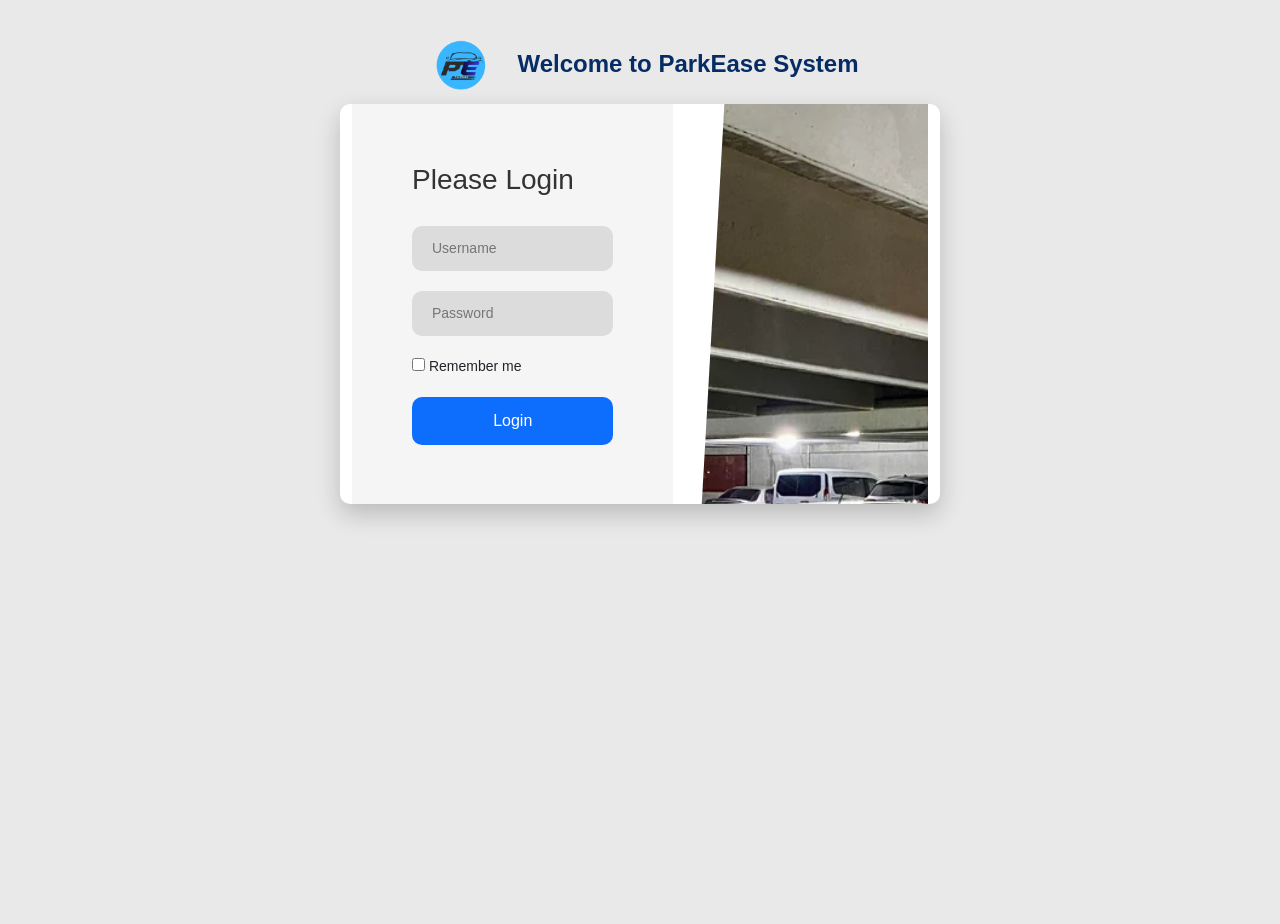
<file: index.html>
<!doctype html>
<html lang="en">
  <head>
    <meta charset="UTF-8" />
    <meta name="viewport" content="width=device-width, initial-scale=1.0" />
    <title>Login-Parkease</title>

    <!-- Displays the system logo in the browser tab (favicon) -->
    <link rel="icon" type="image/png" href="images/logo.png" />

    <!-- Bootstrap CSS for styling and responsive layout -->
    <link
      href="https://cdn.jsdelivr.net/npm/bootstrap@5.0.2/dist/css/bootstrap.min.css"
      rel="stylesheet"
    />

    <!-- External CSS file for custom styles of the login page -->
    <link rel="stylesheet" href="style/index.css" />
  </head>

  <body>
    <div class="logo d-flex align-items-center mt-4 gap-3">
      <img src="images/logo.png" width="80" />

      <div>
        <h4 class="mb-0 fw-bold text-primary-emphasis">
          Welcome to ParkEase System
        </h4>
      </div>
    </div>

    <!-- Main container that holds the login form and image section -->
    <div class="container">
      <!-- Section containing the login form -->
      <div class="login-section">
        <!-- Login instruction heading -->
        <h3>Please Login</h3>

        <!-- Login form -->
        <form>
          <!-- Username input field -->
          <div class="input-box">
            <input type="text" placeholder="Username" required />
          </div>

          <!-- Password input field -->
          <div class="input-box">
            <input type="password" placeholder="Password" required />
          </div>

          <!-- Checkbox to remember the user's login -->
          <div class="remember"><input type="checkbox" /> Remember me</div>

          <!-- Login button that redirects the user to the dashboard -->
          <a href="Dashboard.html" class="btn btn-primary">Login</a>
        </form>
      </div>

      <!-- Section for displaying a decorative or informational image -->
      <div class="image-section"></div>
    </div>
  </body>
</html>
</file>
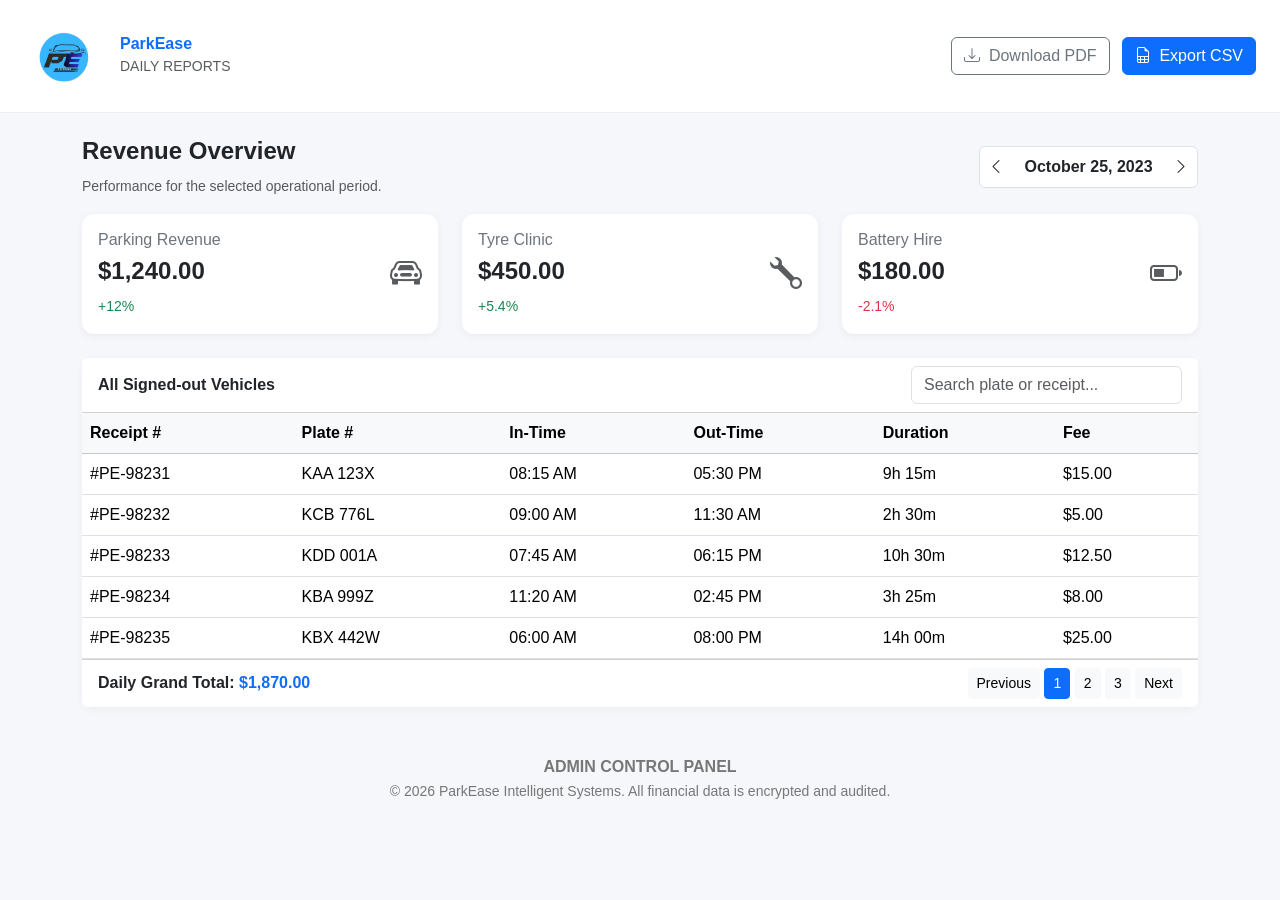
<file: report.html>
<!doctype html>
<html lang="en">
  <head>
    <meta charset="UTF-8" />
    <title>Daily Reports ParkEase</title>
    <meta name="viewport" content="width=device-width, initial-scale=1" />

    <!-- Logo in browser tab -->
    <link rel="icon" type="image/png" href="images/logo.png" />

    <!-- Bootstrap -->
    <link
      href="https://cdn.jsdelivr.net/npm/bootstrap@5.3.2/dist/css/bootstrap.min.css"
      rel="stylesheet"
    />

    <!-- Bootstrap Icons -->
    <link
      href="https://cdn.jsdelivr.net/npm/bootstrap-icons@1.11.3/font/bootstrap-icons.css"
      rel="stylesheet"
    />
    <link rel="stylesheet" href="style/report.css" />
  </head>
  <body>
    <!-- Header section -->
    <nav class="navbar bg-white px-4 py-3 d-flex justify-content-between">
      <div class="d-flex align-items-center gap-3">
        <img src="images/logo.png" width="80" />

        <div>
          <h6 class="mb-0 fw-bold text-primary">ParkEase</h6>
          <small class="text-muted">DAILY REPORTS</small>
        </div>
      </div>

      <div>
        <button class="btn btn-outline-secondary me-2">
          <i class="bi bi-download me-1"></i> Download PDF
        </button>

        <button class="btn btn-primary">
          <i class="bi bi-file-earmark-spreadsheet me-1"></i> Export CSV
        </button>
      </div>
    </nav>

    <div class="container my-4">
      <!-- Revenue Overview -->
      <div class="d-flex justify-content-between align-items-center mb-3">
        <div>
          <h4 class="fw-bold">Revenue Overview</h4>
          <small class="text-muted"
            >Performance for the selected operational period.</small
          >
        </div>

        <div class="border rounded p-2 bg-white">
          <i class="bi bi-chevron-left"></i>

          <span class="mx-3 fw-bold">October 25, 2023</span>

          <i class="bi bi-chevron-right"></i>
        </div>
      </div>

      <!-- Revenue Cards -->
      <div class="row g-4 mb-4">
        <div class="col-md-4">
          <div class="card metric-card">
            <div
              class="card-body d-flex justify-content-between align-items-center"
            >
              <div>
                <h6>Parking Revenue</h6>
                <h4>$1,240.00</h4>
                <small class="text-success">+12%</small>
              </div>

              <i class="bi bi-car-front fs-2 text-muted"></i>
            </div>
          </div>
        </div>

        <div class="col-md-4">
          <div class="card metric-card">
            <div
              class="card-body d-flex justify-content-between align-items-center"
            >
              <div>
                <h6>Tyre Clinic</h6>
                <h4>$450.00</h4>
                <small class="text-success">+5.4%</small>
              </div>

              <i class="bi bi-wrench fs-2 text-muted"></i>
            </div>
          </div>
        </div>

        <div class="col-md-4">
          <div class="card metric-card">
            <div
              class="card-body d-flex justify-content-between align-items-center"
            >
              <div>
                <h6>Battery Hire</h6>
                <h4>$180.00</h4>
                <small class="text-danger">-2.1%</small>
              </div>

              <i class="bi bi-battery-half fs-2 text-muted"></i>
            </div>
          </div>
        </div>
      </div>

      <!-- Signed-out Vehicles Table -->

      <div class="card">
        <div
          class="card-header bg-white d-flex justify-content-between align-items-center"
        >
          <strong>All Signed-out Vehicles</strong>

          <input
            type="text"
            class="form-control w-25"
            placeholder="Search plate or receipt..."
          />
        </div>

        <div class="table-responsive">
          <table class="table table-hover mb-0">
            <thead class="table-light">
              <tr>
                <th>Receipt #</th>
                <th>Plate #</th>
                <th>In-Time</th>
                <th>Out-Time</th>
                <th>Duration</th>
                <th>Fee</th>
              </tr>
            </thead>

            <tbody>
              <tr>
                <td>#PE-98231</td>
                <td>KAA 123X</td>
                <td>08:15 AM</td>
                <td>05:30 PM</td>
                <td>9h 15m</td>
                <td>$15.00</td>
              </tr>

              <tr>
                <td>#PE-98232</td>
                <td>KCB 776L</td>
                <td>09:00 AM</td>
                <td>11:30 AM</td>
                <td>2h 30m</td>
                <td>$5.00</td>
              </tr>

              <tr>
                <td>#PE-98233</td>
                <td>KDD 001A</td>
                <td>07:45 AM</td>
                <td>06:15 PM</td>
                <td>10h 30m</td>
                <td>$12.50</td>
              </tr>

              <tr>
                <td>#PE-98234</td>
                <td>KBA 999Z</td>
                <td>11:20 AM</td>
                <td>02:45 PM</td>
                <td>3h 25m</td>
                <td>$8.00</td>
              </tr>

              <tr>
                <td>#PE-98235</td>
                <td>KBX 442W</td>
                <td>06:00 AM</td>
                <td>08:00 PM</td>
                <td>14h 00m</td>
                <td>$25.00</td>
              </tr>
            </tbody>
          </table>
        </div>

        <!-- Table footer -->

        <div
          class="card-footer bg-white d-flex justify-content-between align-items-center"
        >
          <div>
            <strong>Daily Grand Total:</strong>
            <span class="text-primary fw-bold">$1,870.00</span>
          </div>

          <div>
            <button class="btn btn-sm btn-light">Previous</button>

            <button class="btn btn-sm btn-primary">1</button>
            <button class="btn btn-sm btn-light">2</button>
            <button class="btn btn-sm btn-light">3</button>

            <button class="btn btn-sm btn-light">Next</button>
          </div>
        </div>
      </div>
    </div>

    <!-- Footer -->

    <footer class="text-center mt-5">
      <strong>ADMIN CONTROL PANEL</strong><br />

      <small
        >© 2026 ParkEase Intelligent Systems. All financial data is encrypted
        and audited.</small
      >
    </footer>
  </body>
</html>
</file>
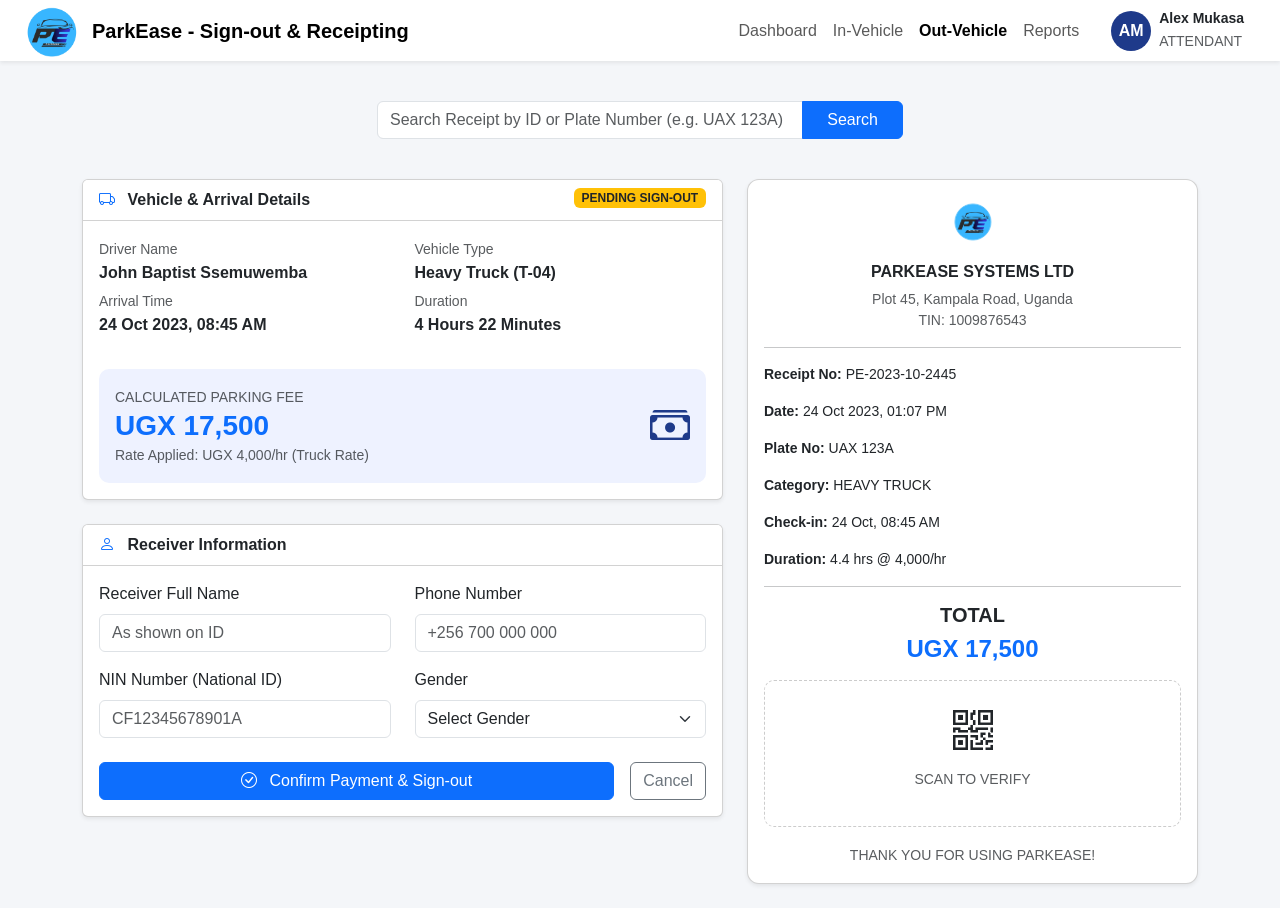
<file: sign-out.html>
<!doctype html>
<html lang="en">
  <head>
    <meta charset="UTF-8" />
    <title>Sign-out & Receipting-ParkEase</title>
    <!-- Favicon displayed in browser tab -->
    <link rel="icon" type="image/png" href="images/logo.png" />

    <!-- Include Bootstrap CSS for responsive layout and styling -->
    <link
      href="https://cdn.jsdelivr.net/npm/bootstrap@5.3.2/dist/css/bootstrap.min.css"
      rel="stylesheet"
    />

    <!-- Include Bootstrap Icons for vector icon support -->
    <link
      href="https://cdn.jsdelivr.net/npm/bootstrap-icons@1.11.3/font/bootstrap-icons.css"
      rel="stylesheet"
    />

    <!-- Link to external custom CSS for additional page styling -->
    <link rel="stylesheet" href="style/sign-out.css" />
  </head>
  <body>
    <!-- NAVIGATION BAR -->
    <nav class="navbar navbar-expand-lg navbar-light bg-white shadow-sm px-4">
      <div class="container-fluid">
        <!-- Brand logo and title -->
        <a class="navbar-brand fw-bold d-flex align-items-center" href="#">
          <div class="logo-box me-4">
            <img src="images/logo.png" alt="" width="80" />
          </div>
          ParkEase - Sign-out & Receipting
        </a>

        <!-- Navigation links and user profile section -->
        <div class="ms-auto d-flex align-items-center">
          <ul class="navbar-nav me-4">
            <li class="nav-item">
              <a class="nav-link" href="Dashboard.html">Dashboard</a>
            </li>
            <li class="nav-item">
              <a class="nav-link" href="vehicle-register.html">In-Vehicle</a>
            </li>
            <li class="nav-item">
              <a class="nav-link active fw-semibold" href="#">Out-Vehicle</a>
            </li>
            <li class="nav-item">
              <a class="nav-link" href="report.html">Reports</a>
            </li>
          </ul>

          <!-- User profile display with initials and role -->
          <div class="d-flex align-items-center user-box">
            <div class="avatar-circle me-2">AM</div>
            <div>
              <small class="fw-semibold d-block">Alex Mukasa</small>
              <small class="text-muted">ATTENDANT</small>
            </div>
          </div>
        </div>
      </div>
    </nav>

    <!-- Main content starts -->
    <div class="container my-4">
      <!-- Search bar for look up for vehicles -->
      <div class="container">
        <div class="row justify-content-center">
          <div class="col-md-6 p-3 mb-4">
            <div class="input-group">
              <input
                type="text"
                class="form-control"
                placeholder="Search Receipt by ID or Plate Number (e.g. UAX 123A)"
              />
              <button class="btn btn-primary px-4">Search</button>
            </div>
          </div>
        </div>
      </div>

      <div class="row">
        <!-- Left section for vehicle and receiver details-->
        <div class="col-lg-7">
          <!-- Vehicle details card -->
          <div class="card shadow-sm mb-4">
            <div class="card-header bg-white fw-semibold">
              <i class="bi bi-truck me-2 text-primary"></i>
              Vehicle & Arrival Details
              <!-- Status badge indicating pending sign-out -->
              <span class="badge bg-warning text-dark float-end"
                >PENDING SIGN-OUT</span
              >
            </div>

            <div class="card-body">
              <div class="row mb-3">
                <!-- Driver information -->
                <div class="col-md-6">
                  <small class="text-muted">Driver Name</small>
                  <p class="fw-semibold mb-1">John Baptist Ssemuwemba</p>

                  <small class="text-muted">Arrival Time</small>
                  <p class="fw-semibold">24 Oct 2023, 08:45 AM</p>
                </div>

                <!-- Vehicle type and duration -->
                <div class="col-md-6">
                  <small class="text-muted">Vehicle Type</small>
                  <p class="fw-semibold mb-1">Heavy Truck (T-04)</p>

                  <small class="text-muted">Duration</small>
                  <p class="fw-semibold">4 Hours 22 Minutes</p>
                </div>
              </div>

              <!-- Fee information section -->
              <div
                class="fee-box p-3 d-flex justify-content-between align-items-center"
              >
                <div>
                  <small class="text-muted">CALCULATED PARKING FEE</small>
                  <h3 class="fw-bold text-primary mb-0">UGX 17,500</h3>
                  <small class="text-muted"
                    >Rate Applied: UGX 4,000/hr (Truck Rate)</small
                  >
                </div>
                <!-- Fee icon for visual representation -->
                <i class="bi bi-cash-stack fee-icon"></i>
              </div>
            </div>
          </div>

          <!-- Receiver information card -->
          <div class="card shadow-sm">
            <div class="card-header bg-white fw-semibold">
              <i class="bi bi-person me-2 text-primary"></i>
              Receiver Information
            </div>

            <div class="card-body">
              <!-- Form fields for receiver details -->
              <div class="row mb-3">
                <div class="col-md-6">
                  <label class="form-label">Receiver Full Name</label>
                  <input
                    type="text"
                    class="form-control"
                    placeholder="As shown on ID"
                  />
                </div>

                <div class="col-md-6">
                  <label class="form-label">Phone Number</label>
                  <input
                    type="text"
                    class="form-control"
                    placeholder="+256 700 000 000"
                  />
                </div>
              </div>

              <div class="row mb-4">
                <div class="col-md-6">
                  <label class="form-label">NIN Number (National ID)</label>
                  <input
                    type="text"
                    class="form-control"
                    placeholder="CF12345678901A"
                  />
                </div>

                <div class="col-md-6">
                  <label class="form-label">Gender</label>
                  <select class="form-select">
                    <option>Select Gender</option>
                    <option>Male</option>
                    <option>Female</option>
                  </select>
                </div>
              </div>

              <!-- Action buttons to confirm payment or cancel -->
              <div class="d-flex">
                <button class="btn btn-primary flex-grow-1 me-3">
                  <i class="bi bi-check-circle me-2"></i>
                  Confirm Payment & Sign-out
                </button>

                <button class="btn btn-outline-secondary">Cancel</button>
              </div>
            </div>
          </div>
        </div>

        <!-- Right section for receipt preview-->
        <div class="col-lg-5">
          <div class="card shadow-sm receipt-card">
            <div class="card-body text-center">
              <!-- Company logo -->
              <div class="receipt-logo mb-3">
                <img src="images/logo.png" alt="" width="60" />
              </div>

              <!-- Company information -->
              <h6 class="fw-bold">PARKEASE SYSTEMS LTD</h6>
              <small class="text-muted d-block"
                >Plot 45, Kampala Road, Uganda</small
              >
              <small class="text-muted d-block mb-3">TIN: 1009876543</small>

              <hr />

              <!-- Receipt details section -->
              <div class="text-start small">
                <p><strong>Receipt No:</strong> PE-2023-10-2445</p>
                <p><strong>Date:</strong> 24 Oct 2023, 01:07 PM</p>
                <p><strong>Plate No:</strong> UAX 123A</p>
                <p><strong>Category:</strong> HEAVY TRUCK</p>
                <p><strong>Check-in:</strong> 24 Oct, 08:45 AM</p>
                <p><strong>Duration:</strong> 4.4 hrs @ 4,000/hr</p>
              </div>

              <hr />

              <!-- Total fee section -->
              <h5 class="fw-bold">TOTAL</h5>
              <h4 class="fw-bold text-primary mb-3">UGX 17,500</h4>

              <!-- QR code placeholder for verification -->
              <div class="qr-box mb-3">
                <i class="bi bi-qr-code fs-1"></i>
                <p class="small text-muted mt-2">SCAN TO VERIFY</p>
              </div>

              <!-- Thank you note -->
              <small class="text-muted">THANK YOU FOR USING PARKEASE!</small>
            </div>
          </div>
        </div>
      </div>
    </div>
  </body>
</html>
</file>
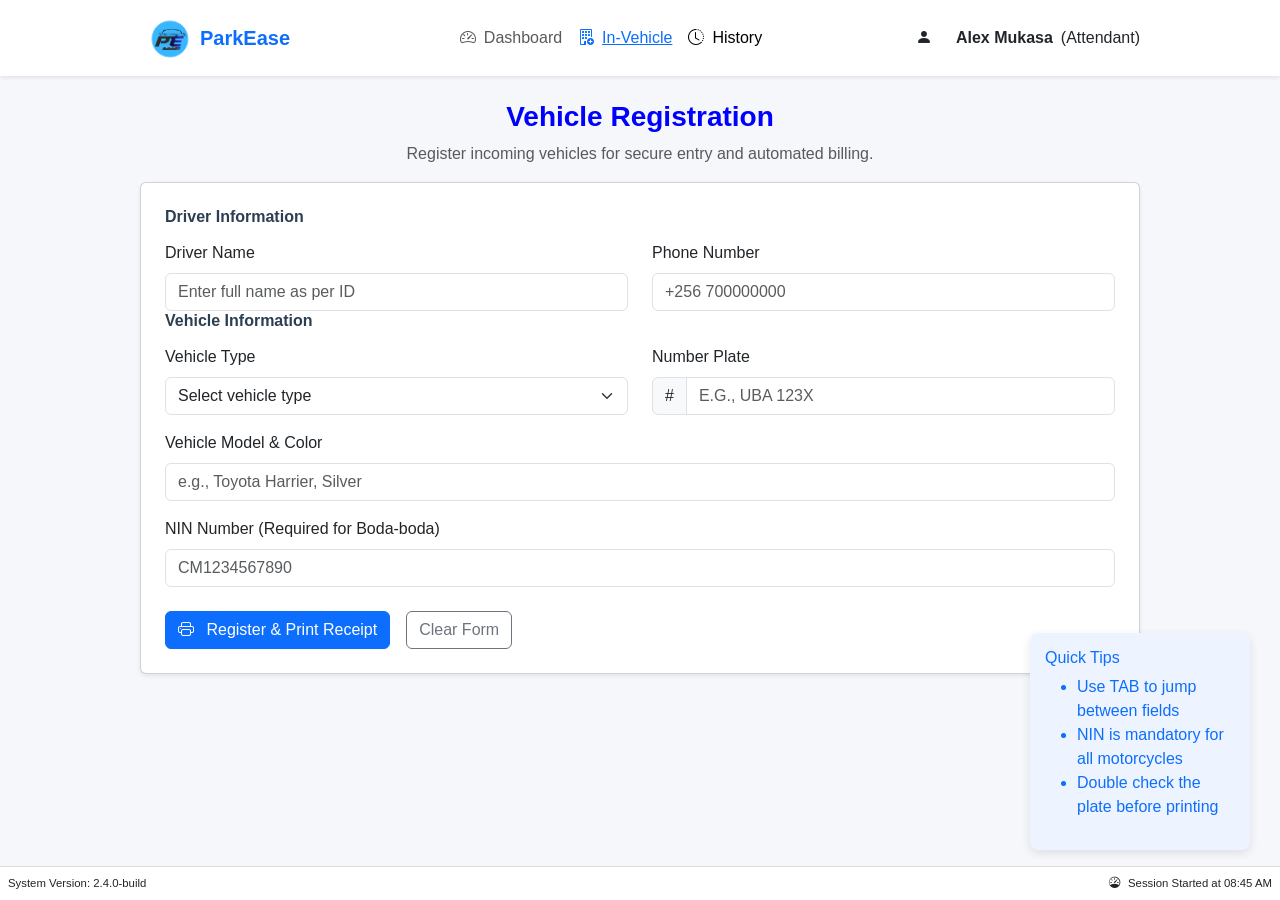
<file: vehicle-register.html>
<!doctype html>
<html lang="en">
  <head>
    <!-- Basic page settings -->
    <meta charset="UTF-8" />
    <meta name="viewport" content="width=device-width, initial-scale=1.0" />

    <!-- Title that appears in the browser tab -->
    <title>Vehicle Registration</title>

    <!-- Website icon that appears in the browser tab -->
    <link rel="icon" type="image/png" href="images/logo.png" />

    <!-- Bootstrap CSS for styling and responsive layout -->
    <link
      href="https://cdn.jsdelivr.net/npm/bootstrap@5.3.2/dist/css/bootstrap.min.css"
      rel="stylesheet"
    />

    <!-- Bootstrap Icons library for adding icons -->
    <link
      href="https://cdn.jsdelivr.net/npm/bootstrap-icons@1.11.3/font/bootstrap-icons.css"
      rel="stylesheet"
    />

    <!-- External CSS file for custom styling -->
    <link rel="stylesheet" href="style/vehicle.css" />
  </head>

  <body>
    <!-- The navigation bar helps users move between different sections of the system -->
    <nav class="navbar navbar-expand-lg navbar-light bg-white shadow-sm">
      <div class="container d-flex">
        <!-- The logo section-->
        <img src="images/logo.png" alt="" width="60" />

        <a class="navbar-brand fw-bold text-primary">ParkEase</a>

        <!-- Navigation links -->
        <ul class="navbar-nav mx-auto">
          <!-- Dashboard link -->
          <li class="nav-item">
            <a class="nav-link" href="Dashboard.html"
              ><i class="bi bi-speedometer2 me-2"></i>Dashboard</a
            >
          </li>

          <!-- Current page: Vehicle registration -->
          <li class="nav-item">
            <a
              class="nav-link text-primary text-decoration-underline"
              href="vehicle-register.html"
              ><i class="bi bi-building-add me-2"></i>In-Vehicle</a
            >
          </li>

          <!-- Vehicle history page -->
          <li class="nav-item">
            <a class="nav-link active">
              <i class="bi bi-clock-history me-2"></i>History</a
            >
          </li>
        </ul>

        <!-- Logged in user information -->
        <div class="d-flex align-items-center gap-2">
          <!-- User avatar icon -->
          <div class="avatar me-3">
            <i class="bi bi-person-fill"></i>
          </div>

          <!-- User name and role -->
          <span class="fw-semibold">Alex Mukasa</span>
          <span>(Attendant)</span>
        </div>
      </div>
    </nav>
    <!-- Navbar ends -->

    <!-- Page title starts -->
    <div class="container mt-4">
      <h3 class="fw-bold">Vehicle Registration</h3>

      <p class="text-muted">
        Register incoming vehicles for secure entry and automated billing.
      </p>
    </div>
    <!-- Title section ends -->

    <!-- Vehicle registration form -->
    <div class="container">
      <!-- Card layout to make the form visually organized -->
      <div class="card p-4 shadow-sm">
        <form id="vehicleForm">
          <!-- This section collects information about the vehicle driver -->

          <h6 class="section-title">Driver Information</h6>

          <div class="row">
            <div class="col-md-6">
              <!-- Driver name input -->
              <label class="form-label">Driver Name</label>

              <input
                type="text"
                id="driverName"
                class="form-control"
                placeholder="Enter full name as per ID"
                required
              />
            </div>

            <div class="col-md-6">
              <!-- Driver phone number -->
              <label class="form-label">Phone Number</label>

              <input
                type="text"
                id="phone"
                class="form-control"
                placeholder="+256 700000000"
                required
              />
            </div>
          </div>

          <!-- This section captures details about the vehicle being registered -->

          <h6 class="section-title">Vehicle Information</h6>

          <div class="row">
            <div class="col-md-6">
              <!-- Dropdown for selecting vehicle type -->
              <label class="form-label">Vehicle Type</label>

              <select id="vehicleType" class="form-select">
                <option value="">Select vehicle type</option>
                <option>Truck</option>
                <option>Personal Car</option>
                <option>Taxi</option>
                <option>Coaster</option>
                <option>Boda-boda</option>
              </select>
            </div>

            <div class="col-md-6">
              <!-- Vehicle number plate -->
              <label class="form-label">Number Plate</label>

              <!-- Input group used to add a symbol before the input field -->
              <div class="input-group">
                <span class="input-group-text">#</span>

                <input
                  type="text"
                  id="plate"
                  class="form-control"
                  placeholder="E.G., UBA 123X"
                  required
                />
              </div>
            </div>
          </div>

          <!-- Vehicle model and color information -->
          <div class="mt-3">
            <label class="form-label">Vehicle Model & Color</label>

            <input
              type="text"
              id="model"
              class="form-control"
              placeholder="e.g., Toyota Harrier, Silver"
              required
            />
          </div>

          <!-- This field is required when the vehicle type is a motorcycle -->

          <div class="mt-3">
            <label class="form-label">
              NIN Number (Required for Boda-boda)
            </label>

            <input
              type="text"
              id="nin"
              class="form-control"
              placeholder="CM1234567890"
              required
            />
          </div>

          <!-- Form action buttons-->
          <!-- Buttons used to submit or reset the form -->

          <div class="mt-4 d-flex gap-3">
            <!-- Submits the form and prints a receipt  -->
            <button type="submit" class="btn btn-primary">
              <i class="bi bi-printer icon white me-2"></i>
              Register & Print Receipt
            </button>

            <!-- Clears all form inputs -->
            <button type="reset" class="btn btn-outline-secondary">
              Clear Form
            </button>
          </div>
        </form>
      </div>
    </div>
    <br />
    <!-- Form section ends -->

    <!-- Quick tips section start  -->
    <!-- Helpful instructions to guide users when filling the form -->

    <div class="tips text-primary">
      <h6>Quick Tips</h6>

      <ul>
        <li>Use TAB to jump between fields</li>
        <li>NIN is mandatory for all motorcycles</li>
        <li>Double check the plate before printing</li>
      </ul>
    </div>
    <!-- Tips section ends -->

    <!-- Footer section displaying system version and session start time -->

    <footer class="footer">
      <div class="d-flex justify-content-between">
        <small>System Version: 2.4.0-build</small>
        <small
          ><i class="bi bi-speedometer me-2"></i>Session Started at 08:45
          AM</small
        >
      </div>
    </footer>
  </body>
</html>
</file>
<file: style/index.css>
body{
        height:100vh;
        justify-content:center;
        align-items:center;
        background:#e9e9e9;
        font-family: Arial, Helvetica, sans-serif;
    }
    .logo{
        display: flex;
        justify-content: center;
    }

    .container{
        width:600px;
        height:400px;
        display:flex;
        background:white;
        box-shadow:0 10px 25px rgba(0,0,0,0.2);
        overflow:hidden;
        border-radius:10px;
    }

    /* putting the form on the left side */
    .login-section{
        width:100%;
        padding:60px;
        display:flex;
        flex-direction:column;
        justify-content:center;
        background:#f5f5f5;
    }

    .login-section h3{
        margin-bottom:30px;
        color:#333;
    }

    .input-box{
        margin-bottom:20px;
    }

    .input-box input{
        width:100%;
        padding:12px 20px;
        border:none;
        border-radius:10px;
        background:#dcdcdc;
        outline:none;
        font-size:14px;
    }

    .remember{
        margin-bottom:20px;
        font-size:14px;
    }

    .btn{
        padding:12px;
        border:none;
        border-radius:10px;
        color:white;
        font-size:16px;
        cursor:pointer;
        transition:0.3s;
        width: 100%;
    }

    .btn:hover{
        background:#c1d7e9;
    }

    /* Right side image slanting */
    .image-section{
    width:100%;
    height:100vh;
    position:relative;
    background: url("../images/cars.jpg") no-repeat center center;
    background-size: cover;
    clip-path: polygon(20% 0, 100% 0, 100% 100%, 0% 100%);
}

    /* Responsive */
    @media(max-width:768px){
        .container{
            flex-direction:column;
            width:90%;
            height:auto;
        }

        .login-section,
        .image-section{
            width:100%;
            clip-path:none;
        }

        .image-section{
            height:250px;
        }
    }
</file>
<file: style/report.css>
body{
background:#f5f7fb;
font-family:Arial, Helvetica, sans-serif;
}

/* Header */
.navbar{
border-bottom:1px solid #eee;
}

/* Revenue cards */
.metric-card{
border:none;
border-radius:12px;
box-shadow:0 2px 8px rgba(0,0,0,0.05);
}

.metric-card h6{
color:#6c757d;
}

.metric-card h4{
font-weight:bold;
}

/* Table section */
.card{
border:none;
border-radius:12px;
box-shadow:0 2px 8px rgba(0,0,0,0.05);
}

/* Footer */
footer{
color:#777;
}
</file>
<file: style/sign-out.css>
body {
    background-color: #f4f6f9;
    font-family:Arial, Helvetica, sans-serif;
}

/* Logo Box */
.logo-box {
    width: 32px;
    height: 32px;
    background-color: #1e3a8a;
    color: white;
    font-weight: bold;
    display: flex;
    align-items: center;
    justify-content: center;
    border-radius: 6px;
}

/* Avatar */
.avatar-circle {
    width: 40px;
    height: 40px;
    background-color: #1e3a8a;
    color: white;
    border-radius: 50%;
    display: flex;
    align-items: center;
    justify-content: center;
    font-weight: bold;
}

/* Fee Box */
.fee-box {
    background-color: #eef2ff;
    border-radius: 10px;
}

.fee-icon {
    font-size: 40px;
    color: #1e3a8a;
}

/* Receipt Card */
.receipt-card {
    border-radius: 12px;
}

.receipt-logo {
    width: 50px;
    height: 50px;
    border-radius: 10px;
    margin: auto;
    display: flex;
    align-items: center;
    justify-content: center;
}

/* QR Box */
.qr-box {
    border: 1px dashed #ccc;
    padding: 20px;
    border-radius: 10px;
}
</file>
<file: style/vehicle.css>
body{
background:#f5f7fb;
font-family:Arial, Helvetica, sans-serif;
}
.container{
    justify-content: center;
    align-items: center;
    width: 80%;
}
h3{
    text-align: center;
    color: blue;
}
p{
    text-align: center;
    color: grey;
}

.section-title{
font-weight:600;
color:#2c3e50;
margin-bottom:15px;
}

.tips{
position:fixed;
right:30px;
bottom:50px;
background:#eef4ff;
padding:15px;
width:220px;
border-radius:8px;
box-shadow:0 3px 10px rgba(0,0,0,0.1);
}


.footer{
position:fixed;
bottom:0;
left:0;
width:100%;
background:white;
padding:8px;
font-size:13px;
text-align:center;
border-top:1px solid #ddd;
}
</file>
